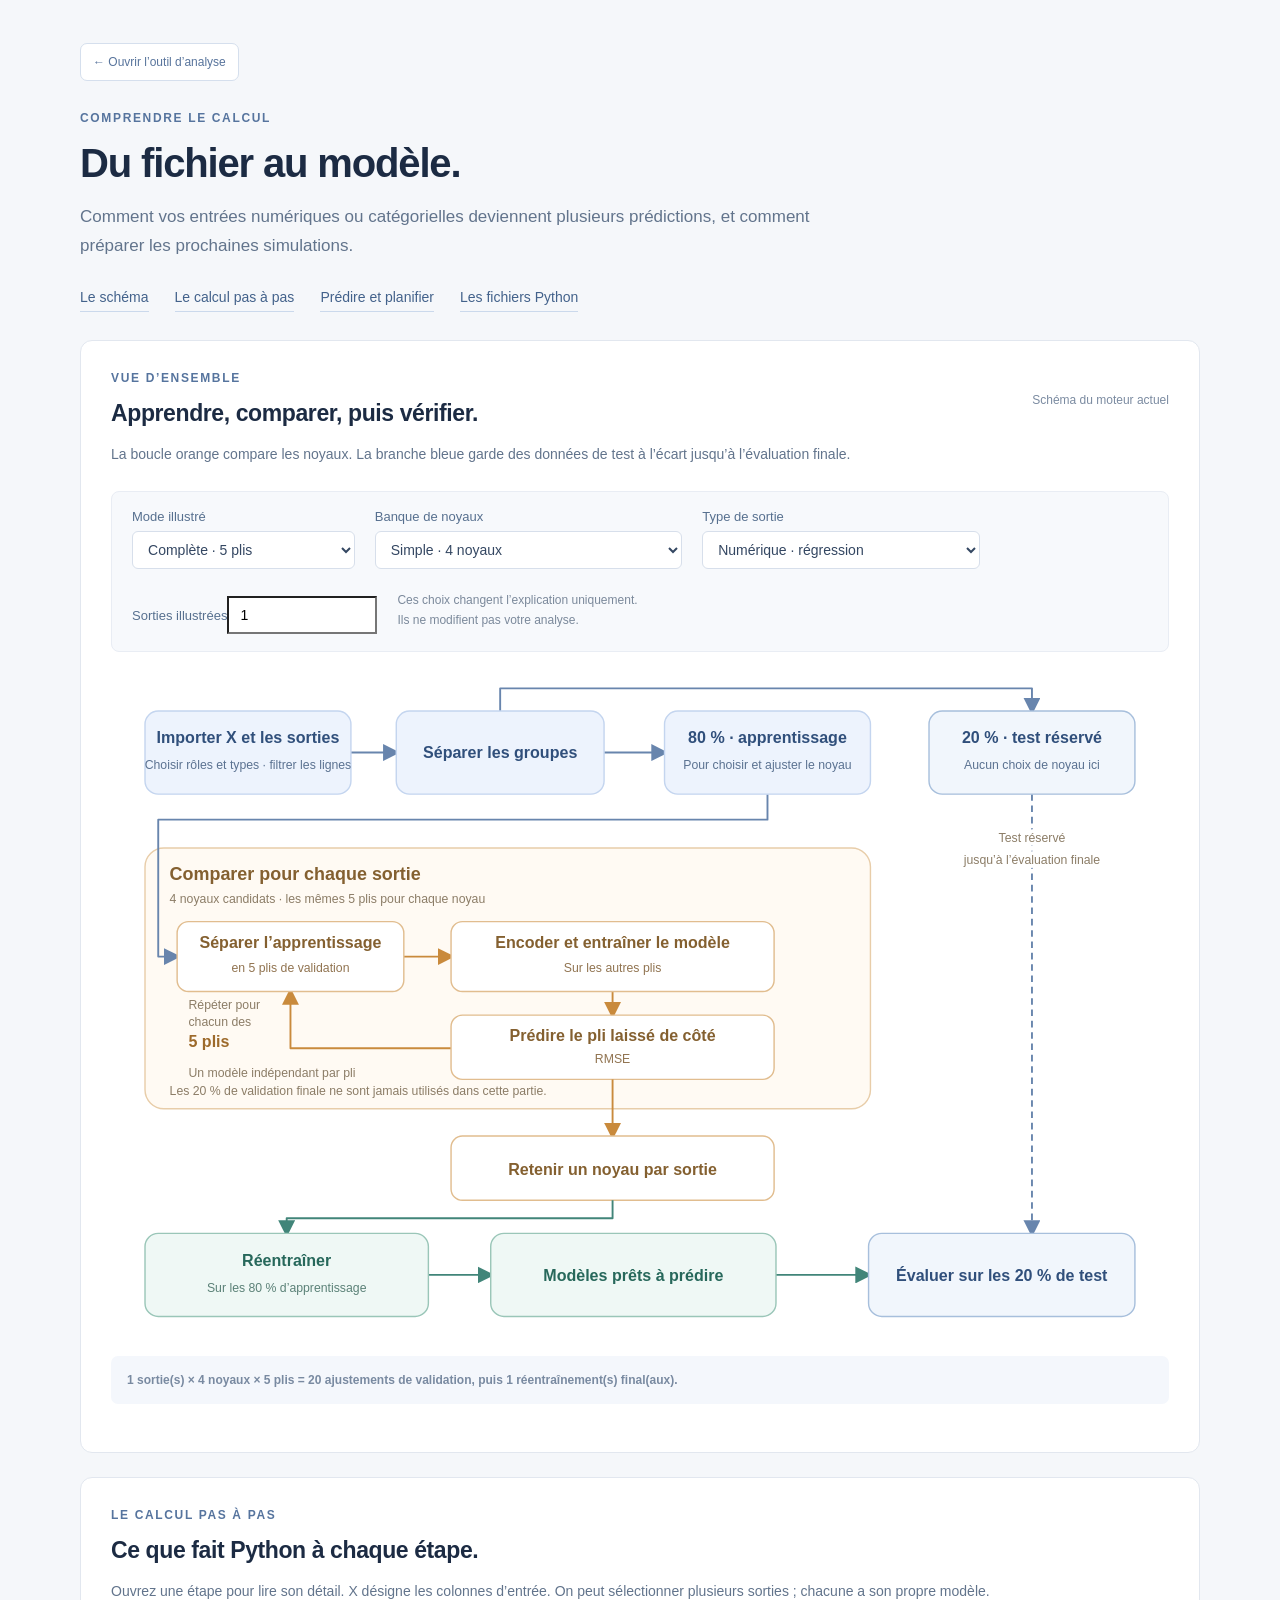
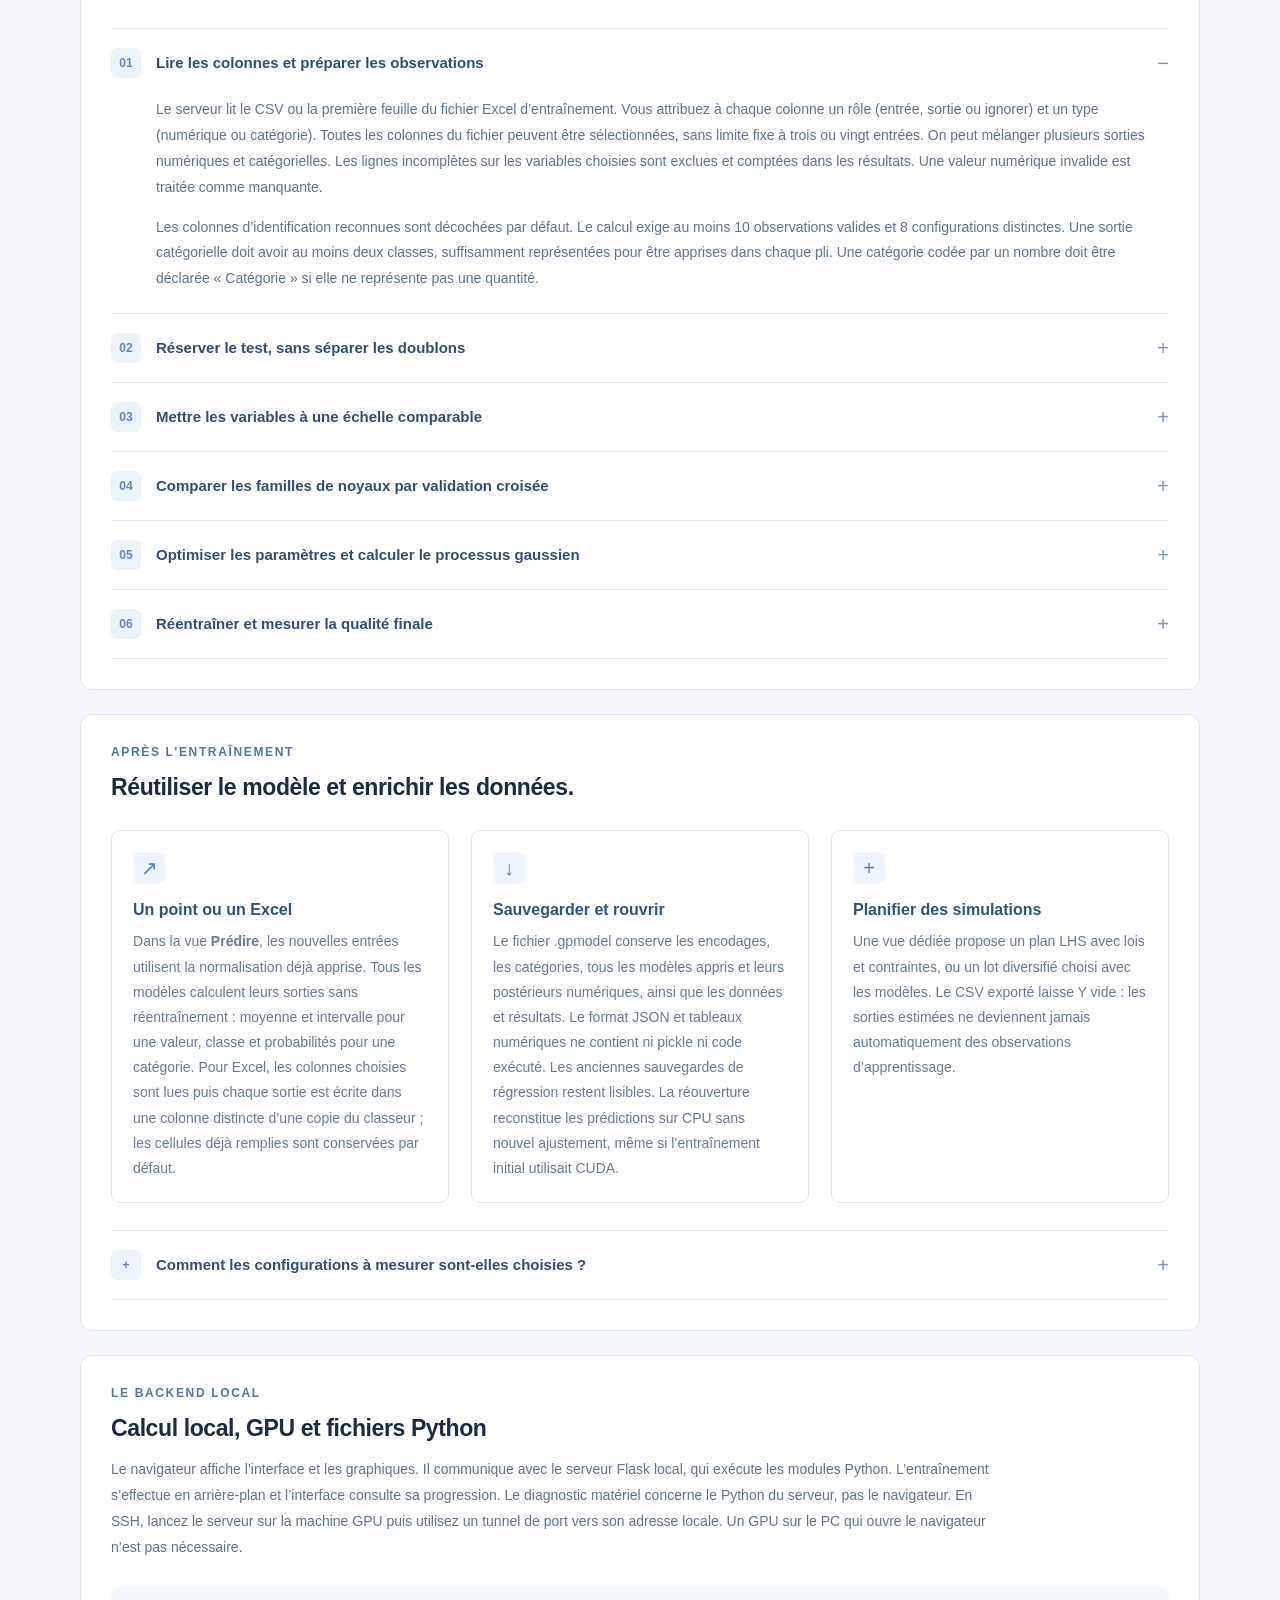
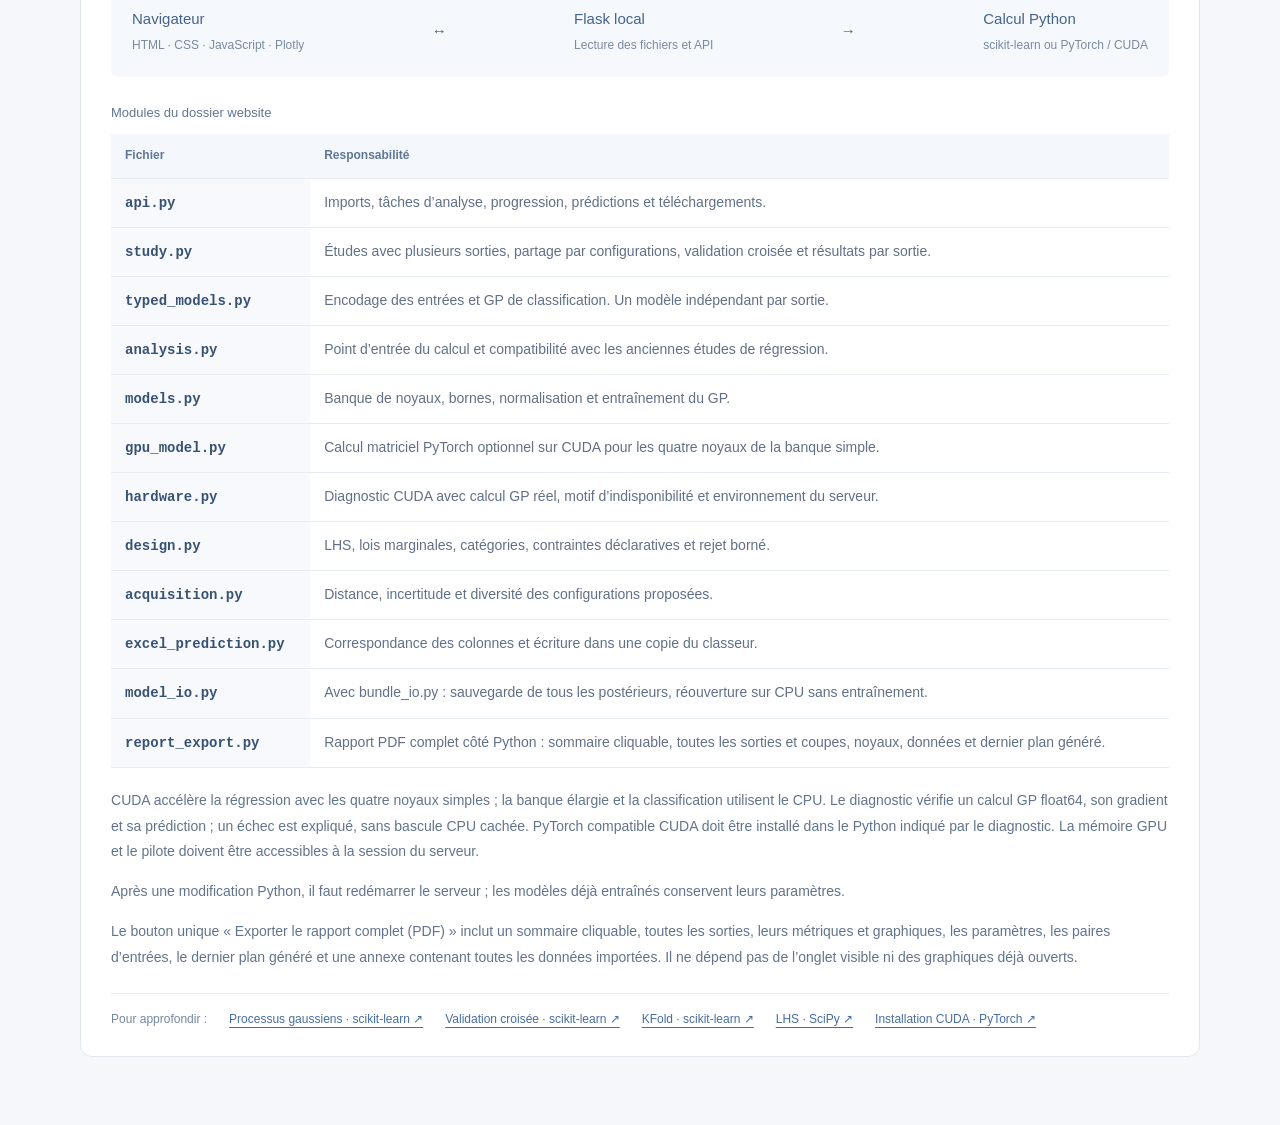
<file: static/fonctionnement.html>
<!DOCTYPE html>
<html lang="fr">
<head>
  <meta charset="utf-8">
  <meta name="viewport" content="width=device-width,initial-scale=1">
  <title>Comprendre l’algorithme · Processus-Gaussiens</title>
  <meta name="description" content="Le calcul local : préparation des données, validation croisée, choix du noyau et prédictions par processus gaussien.">
  <link rel="icon" type="image/svg+xml" href="/static/favicon.svg">
  <link rel="stylesheet" href="/static/style.css">
  <link rel="stylesheet" href="/static/fonctionnement.css">
  <script src="/static/fonctionnement.js" defer></script>
</head>
<body>
<main class="explanation-page">
  <a class="help-link tool-link" href="/">← Ouvrir l’outil d’analyse</a>
  <div class="explanation-intro">
    <p class="eyebrow">COMPRENDRE LE CALCUL</p>
    <h1>Du fichier au modèle.</h1>
    <p>Comment vos entrées numériques ou catégorielles deviennent plusieurs prédictions, et comment préparer les prochaines simulations.</p>
  </div>
  <nav class="explanation-nav" aria-label="Sur cette page">
    <a href="#schema">Le schéma</a><a href="#etapes">Le calcul pas à pas</a><a href="#apres">Prédire et planifier</a><a href="#code">Les fichiers Python</a>
  </nav>
  <section class="explanation-panel" id="schema" aria-labelledby="schema-title">
    <div class="explanation-section-heading"><div><p class="eyebrow">VUE D’ENSEMBLE</p><h2 id="schema-title">Apprendre, comparer, puis vérifier.</h2></div><span class="explanation-caption">Schéma du moteur actuel</span></div>
    <p class="explanation-lead">La boucle orange compare les noyaux. La branche bleue garde des données de test à l’écart jusqu’à l’évaluation finale.</p>
    <div class="diagram-controls">
      <label>Mode illustré<select id="explanation-quality"><option value="standard">Complète · 5 plis</option><option value="quick">Rapide · 3 plis</option></select></label>
      <label>Banque de noyaux<select id="explanation-bank"><option value="base">Simple · 4 noyaux</option><option value="extended">Élargie · 8 noyaux (CPU)</option></select></label>
      <label>Type de sortie<select id="explanation-task"><option value="numeric">Numérique · régression</option><option value="categorical">Catégorie · classification</option></select></label><label>Sorties illustrées<input id="explanation-outputs" type="number" min="1" value="1"></label><p>Ces choix changent l’explication uniquement.<br>Ils ne modifient pas votre analyse.</p>
    </div>
    <figure class="algorithm-figure">
      <ol class="compact-flow" aria-label="Étapes de l’algorithme sur petit écran">
        <li><strong>Importer les entrées et les sorties</strong><span>Conserver les observations complètes pour les variables choisies.</span></li>
        <li><strong>Réserver le test par configurations</strong><div class="compact-split"><span>80 %<br>Apprentissage</span><span>20 %<br>Test gardé à part</span></div></li>
        <li class="compact-comparison"><strong>Comparer les noyaux pour chaque sortie</strong><span data-explanation="comparison">4 noyaux candidats · les mêmes 5 plis pour chaque noyau</span><div class="compact-loop"><span>Encoder et entraîner sur les autres plis</span><span aria-hidden="true">↓</span><span>Prédire le pli réservé · calculer son score</span><span><span aria-hidden="true">↻ </span><span data-explanation="compact-loop">Répéter pour chacun des 5 plis</span></span><span>Un modèle indépendant à chaque pli.</span></div><span>Choisir le meilleur noyau.</span></li>
        <li class="compact-model"><strong>Réentraîner</strong><span>Sur les 80 % d’apprentissage.</span></li>
        <li><strong>Évaluer sur les 20 % de test</strong></li>
        <li class="compact-model"><strong>Réutiliser le modèle</strong></li>
      </ol>
      <div class="algorithm-scroll" tabindex="0" role="region" aria-label="Schéma de l’algorithme, défilement horizontal sur petit écran">
        <svg class="algorithm-diagram" viewBox="0 0 1120 704" role="img" aria-labelledby="flow-title flow-description">
          <title id="flow-title">Du fichier au processus gaussien entraîné</title>
          <desc id="flow-description">Importer des entrées numériques ou catégorielles et une ou plusieurs sorties. Réserver 20 % des configurations pour le test final. Comparer les noyaux par validation croisée sur les 80 % d’apprentissage pour chaque sortie : RMSE en régression ou log-loss en classification. Réentraîner un modèle indépendant par sortie, puis évaluer sur le test réservé.</desc>
          <defs>
            <marker id="arrow-blue" markerWidth="9" markerHeight="9" refX="7" refY="4.5" orient="auto"><path d="M0 0L9 4.5L0 9Z" fill="#6885ad"/></marker>
            <marker id="arrow-orange" markerWidth="9" markerHeight="9" refX="7" refY="4.5" orient="auto"><path d="M0 0L9 4.5L0 9Z" fill="#c98a3c"/></marker>
            <marker id="arrow-green" markerWidth="9" markerHeight="9" refX="7" refY="4.5" orient="auto"><path d="M0 0L9 4.5L0 9Z" fill="#418579"/></marker>
          </defs>
          <rect class="cv-envelope" x="36" y="181" width="768" height="276" rx="20"/>
          <g class="flow-connections">
            <path d="M254 80H302" marker-end="url(#arrow-blue)"/>
            <path d="M522 80H586" marker-end="url(#arrow-blue)"/>
            <path d="M412 36V12H975V36" marker-end="url(#arrow-blue)"/>
            <path d="M695 124V151H50V296H70" marker-end="url(#arrow-blue)"/>
            <path class="test-path" d="M975 124V589" marker-end="url(#arrow-blue)"/>
          </g>
          <g class="flow-node flow-blue"><rect x="36" y="36" width="218" height="88" rx="14"/><text x="145" y="70">Importer X et les sorties</text><text class="flow-small" x="145" y="97">Choisir rôles et types · filtrer les lignes</text></g>
          <g class="flow-node flow-blue"><rect x="302" y="36" width="220" height="88" rx="14"/><text x="412" y="86">Séparer les groupes</text></g>
          <g class="flow-node flow-blue"><rect x="586" y="36" width="218" height="88" rx="14"/><text x="695" y="70">80 % · apprentissage</text><text class="flow-small" x="695" y="97">Pour choisir et ajuster le noyau</text></g>
          <g class="flow-node flow-test"><rect x="866" y="36" width="218" height="88" rx="14"/><text x="975" y="70">20 % · test réservé</text><text class="flow-small" x="975" y="97">Aucun choix de noyau ici</text></g>
          <text class="flow-title" x="62" y="215">Comparer pour chaque sortie</text>
          <text class="flow-caption" x="62" y="239" data-explanation="comparison">4 noyaux candidats · les mêmes 5 plis pour chaque noyau</text>
          <g class="flow-loop">
            <path d="M310 296H360" marker-end="url(#arrow-orange)"/>
            <path d="M531 333V358" marker-end="url(#arrow-orange)"/>
            <path d="M360 393H190V333" marker-end="url(#arrow-orange)"/>
          </g>
          <g class="flow-node flow-orange"><rect x="70" y="259" width="240" height="74" rx="12"/><text x="190" y="287">Séparer l’apprentissage</text><text class="flow-small" x="190" y="312" data-explanation="folds">en 5 plis de validation</text></g>
          <g class="flow-node flow-orange"><rect x="360" y="259" width="342" height="74" rx="12"/><text x="531" y="287">Encoder et entraîner le modèle</text><text class="flow-small" x="531" y="312" data-explanation="fold-training">Sur les autres plis</text></g>
          <g class="flow-node flow-orange"><rect x="360" y="358" width="342" height="68" rx="12"/><text x="531" y="385">Prédire le pli laissé de côté</text><text class="flow-small" x="531" y="409" data-explanation="score">RMSE</text></g>
          <text class="flow-caption" x="82" y="351">Répéter pour</text><text class="flow-caption" x="82" y="370">chacun des</text><text class="flow-repeat" x="82" y="392" data-explanation="loop">5 plis</text><text class="flow-caption" x="82" y="423">Un modèle indépendant par pli</text>
          <text class="flow-caption" x="62" y="443">Les 20 % de validation finale ne sont jamais utilisés dans cette partie.</text>
          <path class="flow-loop" d="M531 426V486" marker-end="url(#arrow-orange)"/>
          <g class="flow-node flow-orange"><rect x="360" y="486" width="342" height="68" rx="12"/><text x="531" y="527">Retenir un noyau par sortie</text></g>
          <path class="flow-final" d="M531 554V573H186V589" marker-end="url(#arrow-green)"/>
          <path class="flow-final" d="M336 633H402" marker-end="url(#arrow-green)"/>
          <path class="flow-final" d="M704 633H802" marker-end="url(#arrow-green)"/>
          <g class="flow-node flow-green"><rect x="36" y="589" width="300" height="88" rx="14"/><text x="186" y="624">Réentraîner</text><text class="flow-small" x="186" y="651">Sur les 80 % d’apprentissage</text></g>
          <g class="flow-node flow-green"><rect x="402" y="589" width="302" height="88" rx="14"/><text x="553" y="639">Modèles prêts à prédire</text></g>
          <g class="flow-node flow-test"><rect x="802" y="589" width="282" height="88" rx="14"/><text x="943" y="639">Évaluer sur les 20 % de test</text></g>
          <text class="flow-caption flow-test-label" x="975" y="175">Test réservé</text><text class="flow-caption flow-test-label" x="975" y="198">jusqu’à l’évaluation finale</text>
        </svg>
      </div>
      <figcaption class="fit-count" id="explanation-fit-count" role="status" aria-live="polite">4 noyaux × 5 plis = 20 ajustements de validation, puis 1 ajustement final.</figcaption>
    </figure>
  </section>

  <section class="explanation-panel" id="etapes" aria-labelledby="steps-title">
    <p class="eyebrow">LE CALCUL PAS À PAS</p><h2 id="steps-title">Ce que fait Python à chaque étape.</h2>
    <p class="explanation-lead">Ouvrez une étape pour lire son détail. X désigne les colonnes d’entrée. On peut sélectionner plusieurs sorties ; chacune a son propre modèle.</p>
    <details class="explanation-step" open><summary><span class="explanation-step-number">01</span><span>Lire les colonnes et préparer les observations</span></summary><div class="step-body">
      <p>Le serveur lit le CSV ou la première feuille du fichier Excel d’entraînement. Vous attribuez à chaque colonne un rôle (entrée, sortie ou ignorer) et un type (numérique ou catégorie). Toutes les colonnes du fichier peuvent être sélectionnées, sans limite fixe à trois ou vingt entrées. On peut mélanger plusieurs sorties numériques et catégorielles. Les lignes incomplètes sur les variables choisies sont exclues et comptées dans les résultats. Une valeur numérique invalide est traitée comme manquante.</p>
      <p>Les colonnes d’identification reconnues sont décochées par défaut. Le calcul exige au moins 10 observations valides et 8 configurations distinctes. Une sortie catégorielle doit avoir au moins deux classes, suffisamment représentées pour être apprises dans chaque pli. Une catégorie codée par un nombre doit être déclarée « Catégorie » si elle ne représente pas une quantité.</p>
    </div></details>
    <details class="explanation-step"><summary><span class="explanation-step-number">02</span><span>Réserver le test, sans séparer les doublons</span></summary><div class="step-body">
      <p>Les configurations X identiques sont regroupées, y compris leurs modalités catégorielles. Le partage aléatoire attribue environ 80 % des configurations à l’apprentissage et 20 % au test final. Un groupe entier appartient à un seul ensemble, même si ses valeurs Y diffèrent.</p>
      <p>Ces 20 % correspondent à la validation finale, appelée test ici. Les plis de validation croisée sont pris uniquement dans les 80 % d’apprentissage. La validation croisée respecte aussi ces groupes. Cela évite de valider le modèle sur une configuration qu’il a déjà vue. Pour une classification, le partage est recherché à partir de la graine 2025 afin que chaque classe soit présente dans l’apprentissage de chaque pli. La graine de partage retenue est affichée. Les scores du test final ne servent ni à apprendre les paramètres ni à choisir les noyaux.</p>
    </div></details>
    <details class="explanation-step"><summary><span class="explanation-step-number">03</span><span>Mettre les variables à une échelle comparable</span></summary><div class="step-body">
      <p>Dans chaque pli, les catégories d’entrée sont encodées en colonnes indicatrices (one-hot), sans imposer d’ordre entre les modalités. Cet encodage est appris sur les seules observations d’apprentissage du pli. Les colonnes obtenues sont ensuite centrées et réduites. Chaque sortie numérique est elle aussi centrée et réduite ; une classe de sortie reste une étiquette. Les mêmes transformations sont appliquées à la validation.</p>
      <div class="explanation-formula"><span>X̃<sub>i</sub> = (X<sub>i</sub> − m<sub>i</sub>) / s<sub>i</sub></span><span>Ỹ = (Y − m<sub>Y</sub>) / s<sub>Y</sub></span></div>
      <p>La normalisation évite qu’une variable domine le calcul simplement à cause de son unité. Les prédictions et leurs écarts-types sont ensuite remis dans les unités originales de Y. Pour une variable constante, le diviseur vaut 1. Une modalité inconnue dans un pli ou dans le test est encodée par un vecteur nul et signalée dans les résultats du test. Lors d’une nouvelle prédiction, une modalité inconnue est refusée pour éviter une prédiction ambiguë.</p>
    </div></details>
    <details class="explanation-step"><summary><span class="explanation-step-number">04</span><span>Comparer les familles de noyaux par validation croisée</span></summary><div class="step-body">
      <p>Le noyau décrit la similarité entre deux configurations et les variations que le modèle peut représenter. Pour chaque candidat, Python entraîne un modèle sur tous les plis sauf un, prédit le pli réservé et mesure sa RMSE (régression) ou sa log-loss (classification). Il recommence jusqu’à ce que chaque pli ait servi à la validation. <strong>Chaque tour repart d’un nouveau modèle</strong> : il ne reprend ni les paramètres appris, ni les prédictions du tour précédent. La flèche de retour du schéma signifie « passer au pli suivant ».</p>
      <p>Chaque sortie a un classement indépendant : <strong>moyenne des RMSE</strong> pour une sortie numérique, <strong>moyenne des log-loss</strong> pour une classe. On préfère le score le plus faible, avec les mêmes partitions pour tous les candidats. L’écart-type affiché décrit la variation du score entre plis ; ce n’est pas l’incertitude d’une prédiction.</p>
      <div class="explanation-table-scroll"><table class="explanation-table"><caption>Les noyaux actuellement testés</caption><thead><tr><th scope="col">Candidat</th><th scope="col">Hypothèse représentée</th></tr></thead><tbody>
        <tr><th scope="row">RBF (ARD)</th><td>Une réponse très régulière, avec une longueur par entrée.</td></tr>
        <tr><th scope="row">Matérn 3/2 (ARD)</th><td>Une réponse moins lisse que le RBF.</td></tr>
        <tr><th scope="row">Matérn 5/2 (ARD)</th><td>Une régularité intermédiaire entre Matérn 3/2 et RBF.</td></tr>
        <tr><th scope="row">RationalQuadratic</th><td>Un mélange d’échelles avec une longueur commune aux entrées.</td></tr>
        <tr><th scope="row">Linéaire</th><td>Une tendance affine.</td></tr>
        <tr><th scope="row">Quadratique</th><td>Une réponse polynomiale de degré au plus 2.</td></tr>
        <tr><th scope="row">Linéaire + Matérn 3/2</th><td>Une tendance globale et des variations locales.</td></tr>
        <tr><th scope="row">Deux RBF (ARD)</th><td>Deux longueurs de variation par entrée.</td></tr>
      </tbody></table></div>

      <section class="kernel-gallery" aria-label="Formules et exemples des noyaux">
        <div class="kernel-gallery-heading"><div><p class="eyebrow">LES NOYAUX EN 1D</p><h3>Une formule, une forme.</h3></div><div class="kernel-navigation"><button type="button" id="kernel-previous" aria-label="Noyau précédent">←</button><span id="kernel-position" role="status" aria-live="polite">1 / 8</span><button type="button" id="kernel-next" aria-label="Noyau suivant">→</button></div></div>
        <p class="kernel-gallery-intro">Les mêmes six observations, les mêmes axes et des paramètres fixes pour comparer les noyaux. La courbe bleue est la moyenne prédite ; la zone pâle est son intervalle à 95 %.</p>
        <div class="kernel-vignette">
          <div class="kernel-description"><h4 id="kernel-name">RBF</h4><p id="kernel-summary">Une interpolation très lisse, avec des transitions régulières.</p><div class="kernel-formula" id="kernel-formula">k(x, x′) = exp(−r² / 2)</div><p class="kernel-parameters" id="kernel-parameters">r = |x − x′| / ℓ · ℓ = 0,85</p><p class="kernel-reading" id="kernel-reading">La longueur ℓ contrôle la vitesse à laquelle la courbe peut varier.</p></div>
          <figure class="kernel-chart"><img id="kernel-example" src="/static/kernel-examples/rbf.svg" alt="Exemple 1D du noyau RBF : observations, moyenne prédite et intervalle à 95 %" width="640" height="380" loading="lazy"><figcaption>Exemple pédagogique sur des données synthétiques.</figcaption></figure>
        </div>
        <div id="kernel-choices" class="kernel-choices" aria-label="Choisir un noyau"></div>
        <p class="kernel-footnote">Formules du signal en 1D, avec une amplitude fixée à 1 et une variance de bruit de 0,0001. Ici, les paramètres ne sont pas optimisés. Dans l’outil, ils sont appris à partir de vos données. Les noyaux linéaire et quadratique ajustent une tendance et ne passent pas nécessairement par chaque observation.</p>
      </section>
      <p>En régression, les noyaux incluent une amplitude et un bruit d’observation. La classification utilise une vraisemblance logistique, pas un bruit gaussien ajouté aux étiquettes. Les vignettes ci-dessus montrent uniquement des exemples de régression 1D. <abbr title="Automatic Relevance Determination">ARD</abbr> signifie qu’une longueur de corrélation ℓ<sub>i</sub> est apprise séparément pour chaque entrée.</p>
      <p>La recherche trouve le meilleur score parmi ces candidats et ces réglages. Elle ne garantit pas le meilleur noyau possible, ni un optimum global de ses paramètres.</p>
    </div></details>
    <details class="explanation-step"><summary><span class="explanation-step-number">05</span><span>Optimiser les paramètres et calculer le processus gaussien</span></summary><div class="step-body">
      <p>Pour une famille donnée, l’optimiseur L-BFGS-B ajuste les paramètres θ par vraisemblance marginale sur l’apprentissage. Pour une classification GP, cette vraisemblance est approchée par la méthode de Laplace ; les probabilités sont intégrées par quadrature numérique. Le multiclasse utilise un GP binaire par classe, puis normalise les probabilités (un contre tous). Selon le noyau, θ contient l’amplitude, les longueurs ℓ<sub>i</sub>, le bruit ou d’autres paramètres. La recherche respecte les bornes configurées et utilise des relances depuis différentes initialisations.</p>
      <p>Les relances essaient d’autres paramètres de départ pour éviter de retenir une mauvaise solution locale. Le mode complet en effectue 10 lors du réentraînement final ; le mode rapide en effectue 1. On conserve la solution avec la meilleure vraisemblance sur l’apprentissage.</p>
    <div class="explanation-table-scroll"><table class="explanation-table"><caption>Les réglages illustrés</caption><thead><tr><th scope="col">Réglage</th><th scope="col">Valeur</th><th scope="col">Son rôle</th></tr></thead><tbody>
      <tr><th scope="row">Plis de validation</th><td data-explanation="fold-number">5</td><td>Tester chaque noyau sur plusieurs sous-ensembles de l’apprentissage.</td></tr>
      <tr><th scope="row">Relances par pli</th><td data-explanation="cv-restarts">2</td><td>Réessayer l’optimisation depuis d’autres paramètres initiaux.</td></tr>
      <tr><th scope="row">Relances finales</th><td data-explanation="restart-number">10</td><td>Optimiser à nouveau le noyau retenu sur tout l’apprentissage.</td></tr>
      <tr><th scope="row">Graine aléatoire</th><td>2025</td><td>Reproduire les partages et les initialisations avec les mêmes données et réglages.</td></tr>
    </tbody></table></div>
      <p>Une longueur est exprimée dans l’espace standardisé. Une grande longueur correspond à une variation lente selon cette entrée ; elle ne suffit pas, à elle seule, à mesurer son importance. Une borne atteinte est un diagnostic à examiner : un bruit proche de zéro peut être cohérent avec des simulations déterministes.</p>
    </div></details>
    <details class="explanation-step"><summary><span class="explanation-step-number">06</span><span>Réentraîner et mesurer la qualité finale</span></summary><div class="step-body">
      <p>Pour chaque sortie, après son classement, un nouveau modèle avec la famille gagnante est ajusté sur l’ensemble des <strong>80 % d’apprentissage</strong>, avec les relances finales. Il recalcule ses normalisations et ses paramètres. Le modèle conservé par le site reste entraîné sur ces 80 %.</p>
      <p>Chaque modèle prédit ensuite les 20 % de test réservés. Pour les classes, le site affiche la matrice de confusion, l’exactitude, le F1 macro et la log-loss. Pour les sorties numériques : La RMSE accentue les grandes erreurs ; la MAE mesure l’erreur absolue moyenne. La couverture mesure la part des observations de test dans l’intervalle prédictif μ ± 1,96σ.</p>
      <div class="explanation-callout"><strong>Un intervalle nominal à 95 % n’est pas une garantie.</strong><p>La couverture réelle dépend des données et du modèle. Le test final sert à constater sa qualité ; utiliser plusieurs fois son score pour choisir les réglages finirait par biaiser cette évaluation.</p></div>
      <p>Les coupes 1D font varier une entrée en fixant les autres à leur médiane numérique ou à leur modalité la plus fréquente dans l’apprentissage. Pour une sortie catégorielle, les coupes montrent les probabilités de chaque classe. Les observations affichées sur une coupe sont projetées sur son axe : elles ne correspondent pas nécessairement à ces mêmes valeurs fixes.</p>
    </div></details>
  </section>
  <section class="explanation-panel" id="apres" aria-labelledby="after-title">
    <p class="eyebrow">APRÈS L’ENTRAÎNEMENT</p><h2 id="after-title">Réutiliser le modèle et enrichir les données.</h2>
    <div class="after-grid">
      <article><span class="after-icon" aria-hidden="true">↗</span><h3>Un point ou un Excel</h3><p>Dans la vue <strong>Prédire</strong>, les nouvelles entrées utilisent la normalisation déjà apprise. Tous les modèles calculent leurs sorties sans réentraînement : moyenne et intervalle pour une valeur, classe et probabilités pour une catégorie. Pour Excel, les colonnes choisies sont lues puis chaque sortie est écrite dans une colonne distincte d’une copie du classeur ; les cellules déjà remplies sont conservées par défaut.</p></article>
      <article><span class="after-icon" aria-hidden="true">↓</span><h3>Sauvegarder et rouvrir</h3><p>Le fichier .gpmodel conserve les encodages, les catégories, tous les modèles appris et leurs postérieurs numériques, ainsi que les données et résultats. Le format JSON et tableaux numériques ne contient ni pickle ni code exécuté. Les anciennes sauvegardes de régression restent lisibles. La réouverture reconstitue les prédictions sur CPU sans nouvel ajustement, même si l’entraînement initial utilisait CUDA.</p></article>
      <article><span class="after-icon" aria-hidden="true">+</span><h3>Planifier des simulations</h3><p>Une vue dédiée propose un plan LHS avec lois et contraintes, ou un lot diversifié choisi avec les modèles. Le CSV exporté laisse Y vide : les sorties estimées ne deviennent jamais automatiquement des observations d’apprentissage.</p></article>
    </div>
    <details class="explanation-step"><summary><span class="explanation-step-number">+</span><span>Comment les configurations à mesurer sont-elles choisies ?</span></summary><div class="step-body">
      <p>La vue <strong>Plan d’expériences</strong> prépare les configurations de vos prochaines simulations. <strong>Créer un plan LHS</strong> répartit les points selon les lois choisies, sans consulter les prédictions ni les incertitudes du modèle : c’est utile pour démarrer une campagne. <strong>Enrichir avec le modèle entraîné</strong> utilise les observations et le modèle pour chercher des zones éloignées et incertaines : c’est utile pour compléter une campagne existante. Le graphe superpose l’apprentissage, le test réservé et les propositions sur les axes choisis.</p>
      <ol class="acquisition-steps">
        <li>Choisir pour chaque entrée numérique une loi <strong>uniforme, normale tronquée ou log-uniforme</strong>, avec ses bornes et, pour la normale, sa moyenne et son écart-type. Les catégories ont des modalités autorisées et des poids réglables. Les valeurs entières sont discrétisées.</li>
        <li>Ajouter des comparaisons entre variables ou constantes, des intervalles inclus/exclus, des catégories autorisées ou interdites, une somme pondérée (par exemple 2 × X1 + X2 ≤ 10) ou un écart absolu entre deux valeurs. Toutes les conditions sont appliquées ensemble. Une égalité de somme utilise la tolérance choisie. Aucune expression Python n’est exécutée.</li>
        <li>Tirer des quantiles LHS, appliquer les lois marginales puis rejeter les configurations qui violent les contraintes. Retirer les doublons et, si demandé, les observations connues. La recherche s’arrête après un budget de 50 000 tirages ou 64 lots ; si le domaine est trop contraint, le site le signale et peut renvoyer moins de points.</li>
        <li>Pour un plan initial, renvoyer jusqu’à 3 000 points sans entraîner de modèle. Pour un enrichissement, former un réservoir (4 096 candidats par défaut, réglable jusqu’à 32 768), puis retenir de 1 à 200 points.</li>
        <li>En enrichissement : combiner la distance aux observations avec l’incertitude. Pour une sortie numérique, soustraire le bruit d’observation pour obtenir l’écart-type de la fonction. Pour une classe, utiliser l’entropie des probabilités. Si plusieurs sorties sont prises en compte, moyenner leurs rangs d’incertitude à poids égaux, indépendamment des unités.</li>
        <li>Un filtre optionnel peut cibler une plage numérique prédite ou une classe prédite. Diversifier ensuite le lot. Ces prédictions peuvent être différentes des futures mesures.</li>
      </ol>
      <p><strong>La contrainte prime sur la stratification.</strong> Rejet, exclusion des points connus, arrondi et sélection d’un sous-ensemble peuvent modifier les strates LHS et les proportions marginales finales. Une égalité exacte entre variables continues peut être impossible à obtenir par rejet. Les marges paramétrées ne définissent pas une corrélation jointe entre entrées.</p>
      <p>Le CSV exporte les entrées et toutes les sorties à mesurer, laissées vides. Les prédictions ne deviennent pas automatiquement des observations. Les contraintes vérifiées sont celles que vous avez saisies ; les autres contraintes physiques du système restent à définir.</p>
    </div></details>
  </section>
  <section class="explanation-panel" id="code" aria-labelledby="code-title">
    <p class="eyebrow">LE BACKEND LOCAL</p><h2 id="code-title">Calcul local, GPU et fichiers Python</h2>
    <p class="explanation-lead">Le navigateur affiche l’interface et les graphiques. Il communique avec le serveur Flask local, qui exécute les modules Python. L’entraînement s’effectue en arrière-plan et l’interface consulte sa progression. Le diagnostic matériel concerne le Python du serveur, pas le navigateur. En SSH, lancez le serveur sur la machine GPU puis utilisez un tunnel de port vers son adresse locale. Un GPU sur le PC qui ouvre le navigateur n’est pas nécessaire.</p>
    <div class="backend-strip"><span>Navigateur<br><small>HTML · CSS · JavaScript · Plotly</small></span><span aria-hidden="true">↔</span><span>Flask local<br><small>Lecture des fichiers et API</small></span><span aria-hidden="true">→</span><span>Calcul Python<br><small>scikit-learn ou PyTorch / CUDA</small></span></div>
    <div class="explanation-table-scroll"><table class="explanation-table"><caption>Modules du dossier website</caption><thead><tr><th scope="col">Fichier</th><th scope="col">Responsabilité</th></tr></thead><tbody>
      <tr><th scope="row"><code>api.py</code></th><td>Imports, tâches d’analyse, progression, prédictions et téléchargements.</td></tr>
      <tr><th scope="row"><code>study.py</code></th><td>Études avec plusieurs sorties, partage par configurations, validation croisée et résultats par sortie.</td></tr><tr><th scope="row"><code>typed_models.py</code></th><td>Encodage des entrées et GP de classification. Un modèle indépendant par sortie.</td></tr><tr><th scope="row"><code>analysis.py</code></th><td>Point d’entrée du calcul et compatibilité avec les anciennes études de régression.</td></tr>
      <tr><th scope="row"><code>models.py</code></th><td>Banque de noyaux, bornes, normalisation et entraînement du GP.</td></tr>
      <tr><th scope="row"><code>gpu_model.py</code></th><td>Calcul matriciel PyTorch optionnel sur CUDA pour les quatre noyaux de la banque simple.</td></tr>
      <tr><th scope="row"><code>hardware.py</code></th><td>Diagnostic CUDA avec calcul GP réel, motif d’indisponibilité et environnement du serveur.</td></tr><tr><th scope="row"><code>design.py</code></th><td>LHS, lois marginales, catégories, contraintes déclaratives et rejet borné.</td></tr><tr><th scope="row"><code>acquisition.py</code></th><td>Distance, incertitude et diversité des configurations proposées.</td></tr>
      <tr><th scope="row"><code>excel_prediction.py</code></th><td>Correspondance des colonnes et écriture dans une copie du classeur.</td></tr>
      <tr><th scope="row"><code>model_io.py</code></th><td>Avec bundle_io.py : sauvegarde de tous les postérieurs, réouverture sur CPU sans entraînement.</td></tr>
      <tr><th scope="row"><code>report_export.py</code></th><td>Rapport PDF complet côté Python : sommaire cliquable, toutes les sorties et coupes, noyaux, données et dernier plan généré.</td></tr>
    </tbody></table></div>
    <p>CUDA accélère la régression avec les quatre noyaux simples ; la banque élargie et la classification utilisent le CPU. Le diagnostic vérifie un calcul GP float64, son gradient et sa prédiction ; un échec est expliqué, sans bascule CPU cachée. PyTorch compatible CUDA doit être installé dans le Python indiqué par le diagnostic. La mémoire GPU et le pilote doivent être accessibles à la session du serveur.</p><p>Après une modification Python, il faut redémarrer le serveur ; les modèles déjà entraînés conservent leurs paramètres.</p>
    <p>Le bouton unique « Exporter le rapport complet (PDF) » inclut un sommaire cliquable, toutes les sorties, leurs métriques et graphiques, les paramètres, les paires d’entrées, le dernier plan généré et une annexe contenant toutes les données importées. Il ne dépend pas de l’onglet visible ni des graphiques déjà ouverts.</p><div class="explanation-references"><span>Pour approfondir :</span><a href="https://scikit-learn.org/stable/modules/gaussian_process.html" target="_blank" rel="noopener">Processus gaussiens · scikit-learn ↗</a><a href="https://scikit-learn.org/stable/modules/cross_validation.html" target="_blank" rel="noopener">Validation croisée · scikit-learn ↗</a><a href="https://scikit-learn.org/stable/modules/generated/sklearn.model_selection.KFold.html" target="_blank" rel="noopener">KFold · scikit-learn ↗</a><a href="https://docs.scipy.org/doc/scipy/reference/generated/scipy.stats.qmc.LatinHypercube.html" target="_blank" rel="noopener">LHS · SciPy ↗</a><a href="https://pytorch.org/get-started/locally/" target="_blank" rel="noopener">Installation CUDA · PyTorch ↗</a></div>
  </section>
</main>
</body>
</html>
</file>
<file: static/style.css>
:root{font-family:Inter,-apple-system,BlinkMacSystemFont,"Segoe UI",sans-serif;color:#1c2b43;background:#f5f7fa;font-size:16px;font-synthesis:none;--blue:#285fcd;--muted:#68768a;--border:#e2e7ef}*{box-sizing:border-box}body{margin:0}button,select,input{font:inherit}button,a,select,label.dropzone{ -webkit-tap-highlight-color:transparent}button{cursor:pointer}button:disabled{cursor:not-allowed}a{color:inherit}button:focus-visible,a:focus-visible,select:focus-visible,summary:focus-visible,.dropzone:focus-within{outline:3px solid #90b5ff;outline-offset:4px}[hidden]{display:none!important}main{max-width:1510px;padding:43px 4.3% 0;margin:0 auto}.page-heading{display:flex;align-items:center;justify-content:space-between}.eyebrow{font-size:11px;letter-spacing:1.65px;font-weight:700;color:#56749e;margin:0 0 13px}h1{font-size:32px;line-height:1.25;letter-spacing:-1.15px;font-weight:620;margin:0 0 12px}.intro{margin:0;color:var(--muted);font-size:15px}.steps{display:flex;list-style:none;padding:0;margin:32px 0 26px;gap:36px}.steps li{display:flex;align-items:center;gap:10px;font-size:14px;color:#8290a3}.steps button>span{border:1px solid #d9e0ea;border-radius:50%;width:25px;height:25px;display:grid;place-items:center;font-size:12px}.steps li.active{color:#285fcd;font-weight:600}.steps li.active button>span{background:#e8effd;border-color:#d2dff9}.steps li.done{color:#475a75}.steps li.done button>span{background:#e9eef5}.workspace{display:grid;grid-template-columns:325px minmax(0,1fr);gap:23px;align-items:start}.panel{background:white;border:1px solid var(--border);border-radius:12px;box-shadow:0 3px 7px #132a4b02}.input-panel{padding:24px}.section-heading{display:flex;align-items:center;gap:10px}.section-number{font-size:11px;color:#91a0b5;font-weight:500}.section-heading h2{font-size:16px;font-weight:650;margin:0;letter-spacing:-.2px}.dropzone{position:relative;border:1.5px dashed #c7d3e5;background:#f9fbfe;display:flex;flex-direction:column;align-items:center;text-align:center;border-radius:8px;margin-top:23px;padding:28px 12px 23px;cursor:pointer;color:#7891b5;transition:background .15s,border-color .15s}.dropzone:hover,.dropzone.dragover{background:#edf3ff;border-color:var(--blue)}.dropzone strong{font-size:14px;color:#344b6a;margin-top:16px;font-weight:600}.dropzone>span{font-size:14px;margin-top:7px;color:#657992}.dropzone u{color:#285fcd;text-underline-offset:3px}.dropzone small{font-size:12px;color:#8a97a9;margin-top:21px}.dropzone input{position:absolute;width:1px;height:1px;opacity:0}.dropzone.disabled{pointer-events:none;opacity:.6}.example-button{background:none;border:0;color:#607695;font-size:12px;width:100%;padding:16px 0;text-align:left}.example-button span{float:right}.example-button:hover{color:var(--blue)}.primary-button{width:100%;display:flex;justify-content:center;align-items:center;gap:10px;padding:13px 10px;border:0;border-radius:7px;background:var(--blue);color:#fff;font-size:14px;font-weight:600;margin-top:17px}.primary-button:hover:not(:disabled){background:#1f4faf}.primary-button:disabled{background:#e8edf5;color:#8797ae}.privacy{display:flex;align-items:center;justify-content:center;gap:6px;font-size:11px;color:#8a96a8;margin:15px -8px 0}.results-panel{min-height:490px;overflow:hidden;padding:24px 26px}.results-heading{display:flex;justify-content:space-between;align-items:center;gap:12px}.status-tag{font-size:12px;color:#8995a6;background:#f5f7fa;border:1px solid #e9edf3;padding:5px 9px;border-radius:5px}.empty-state{padding:49px 12px 48px;text-align:center}.empty-chart{width:184px;margin:0 auto 18px;opacity:.8}.empty-chart svg{width:100%;height:auto}.empty-state h3{font-size:19px;font-weight:550;letter-spacing:-.4px;margin:0 0 12px}.empty-state p{color:#7b889b;font-size:14px;line-height:1.8;margin:0}.empty-tags{display:flex;gap:9px;justify-content:center;flex-wrap:wrap;margin-top:24px}.empty-tags span{font-size:11px;border:1px solid #e8ecf2;border-radius:4px;padding:5px 9px;color:#8b98aa}.divider{height:1px;background:var(--border);margin:20px 0}.file-summary{display:flex;align-items:center;gap:10px;border:1px solid var(--border);border-radius:7px;padding:12px;margin-top:20px}.file-icon{background:#eef3fb;font-size:10px;font-weight:700;color:#5474a6;padding:10px 6px;border-radius:5px}.file-summary>div:nth-child(2){min-width:0;flex:1}.file-summary strong{font-size:13px;display:block;overflow-wrap:anywhere}.file-summary small{font-size:11px;color:var(--muted);display:block;margin-top:5px}.icon-button{background:none;border:0;color:#8190a4;padding:5px;font-size:20px}.field-label,legend{display:block;font-size:13px;font-weight:550;margin:20px 0 9px}select{background:#fff;border:1px solid #d7dfeb;border-radius:6px;padding:10px 30px 10px 11px;color:#344762;width:100%;font-size:14px;min-width:0}.features-field{border:0;padding:0;margin:0}.features{display:flex;flex-wrap:wrap;gap:8px}.features label{border:1px solid #dce3ee;border-radius:5px;padding:7px 9px;display:flex;gap:7px;align-items:center;font-size:13px;cursor:pointer;overflow-wrap:anywhere;max-width:100%}.features label:has(input:checked){background:#f0f5ff;border-color:#c7d9fc;color:#285fcd}.features input{accent-color:var(--blue);margin:0}.note{font-size:12px;color:var(--muted);line-height:1.6}.settings{border-top:1px solid var(--border);margin-top:19px;padding-top:16px}.settings summary{cursor:pointer;font-size:13px;color:#536780;list-style:none}.settings summary span{float:right}.settings[open] summary span{transform:rotate(45deg)}.settings-body .field-label{margin-top:14px}.settings-body select{font-size:12px}.error{padding:14px 18px;margin:0 0 20px;background:#fff0ef;border:1px solid #f1c6c2;border-radius:8px;color:#a8372f;font-size:14px;line-height:1.6}.preview-heading{display:flex;justify-content:space-between;align-items:center;margin:31px 0 16px;gap:12px}h3{font-size:16px;font-weight:600;margin:0}.preview-heading span{font-size:12px;color:var(--muted)}.table-scroll{overflow:auto;max-width:100%}table{border-collapse:collapse;width:100%;font-size:13px;text-align:right;white-space:nowrap}th{font-weight:550;color:#697c96;background:#f7f9fc}th,td{padding:13px 16px;border-bottom:1px solid #e9edf3}th:first-child,td:first-child{text-align:left}.ready-note{display:flex;gap:13px;margin-top:30px;background:#f6f9fd;padding:19px;border-radius:8px}.ready-note>span{color:#316bc8}.ready-note strong{font-size:14px;font-weight:550}.ready-note p{font-size:13px;color:var(--muted);margin:7px 0 0}.progress-view{max-width:480px;margin:65px auto;text-align:center}.progress-view h3{font-size:18px}.progress-view p{color:var(--muted);font-size:14px;line-height:1.7}progress{width:100%;height:7px;border:0;border-radius:8px;background:#e9eef8;margin-top:20px;overflow:hidden}progress::-webkit-progress-bar{background:#e9eef8}progress::-webkit-progress-value{background:var(--blue)}progress::-moz-progress-bar{background:var(--blue)}.progress-meta{display:flex;justify-content:space-between;font-size:12px;color:#7b8ba1;margin-top:8px}.metrics{display:grid;grid-template-columns:repeat(3,1fr);gap:12px;margin:25px 0 18px}.metric{padding:16px;border:1px solid var(--border);border-radius:8px}.metric-label{font-size:12px;color:#6d7d94}.metric-value{font-size:27px;letter-spacing:-1px;font-weight:550;margin:9px 0 5px}.metric-sub{font-size:11px;color:#94a0b0}.result-context{display:flex;justify-content:space-between;gap:12px;align-items:center;flex-wrap:wrap;font-size:12px;color:#6d7d94;margin-bottom:24px}.text-link{color:var(--blue);font-size:12px;text-decoration:none;cursor:pointer}.text-link:hover{text-decoration:underline}.tabs{display:flex;gap:25px;border-bottom:1px solid var(--border);overflow:auto}.tabs button{border:0;background:none;color:#7b899e;font-size:13px;white-space:nowrap;padding:13px 0;border-bottom:2px solid transparent}.tabs button[aria-selected=true]{color:var(--blue);border-bottom-color:var(--blue);font-weight:600}.chart-heading{display:flex;justify-content:space-between;align-items:start;gap:15px;margin-top:24px}.chart-heading h3{font-size:15px}.chart-heading p{font-size:12px;color:var(--muted);line-height:1.6;margin:8px 0 0}.chart-heading select{width:110px}.analysis-info{font-size:11px;line-height:1.7;color:#8390a3;padding-top:14px;border-top:1px solid #edf0f5;margin-bottom:0}#chart{height:390px;margin-top:10px;width:100%}.warnings{background:#fffbf0;color:#846922;border-radius:6px;margin:10px 0;padding:12px;font-size:12px;line-height:1.6}.warnings summary{cursor:pointer}.warnings li{overflow-wrap:anywhere}.busy .config-controls{pointer-events:none}@media(min-width:1500px){main{padding-top:55px}.workspace{grid-template-columns:350px minmax(0,1fr)}.results-panel{min-height:510px}}@media(max-width:1050px){.workspace{grid-template-columns:290px minmax(0,1fr);gap:16px}.input-panel{padding:20px}.results-panel{padding:22px 20px}.metrics{gap:7px}.metric{padding:12px}.metric-value{font-size:24px}.tabs{gap:18px}}@media(max-width:760px){main{padding:28px 20px 0}h1{font-size:27px}.eyebrow{font-size:10px}.workspace{grid-template-columns:1fr}.steps{gap:16px;justify-content:space-between;margin:26px 0 22px}.steps li{font-size:11px;gap:6px;line-height:1.5}.steps button>span{flex-shrink:0;width:22px;height:22px}.results-panel{min-height:430px}.empty-state{padding:30px 0}.dropzone{padding:23px 12px}.metrics{grid-template-columns:repeat(3,minmax(0,1fr))}.metric-value{font-size:20px}.metric-label,.metric-sub{font-size:10px}.result-context{line-height:1.7}.tabs{gap:23px}.results-heading{align-items:start}.status-tag{font-size:10px}.privacy{font-size:11px}.chart-heading{flex-wrap:wrap}#chart{height:340px}.table-scroll{margin-bottom:15px}}@media(prefers-reduced-motion:reduce){*{transition:none!important;scroll-behavior:auto!important}}
/* Readable controls at desktop and mobile sizes. */
.intro{font-size:1rem}.field-label,legend,.features label,.settings summary,.tabs button,table{font-size:.875rem}.settings-body select{font-size:.875rem}.example-button,.chart-heading p,.note,.ready-note p,.preview-heading span{font-size:.8125rem}.eyebrow,.section-number,.privacy,.empty-tags span,.file-summary small,.metric-sub,.analysis-info{font-size:.75rem}.metric-label{font-size:.8125rem}.progress-view{scroll-margin-top:24px}@media(max-width:760px){.steps li{font-size:.75rem}.metric-label,.metric-sub{font-size:.75rem}.metric{padding:10px 8px}.metric-value{font-size:20px}.tabs{gap:20px}.privacy{font-size:.75rem}}
@media(max-width:760px){.tabs{gap:8px;justify-content:space-between}.tabs button{font-size:13px}}

/* Each step keeps the selected file and results until the inputs change. */
main{padding-bottom:32px}
.steps button{display:flex;align-items:center;gap:10px;min-height:40px;border:0;border-radius:6px;padding:4px 0;background:none;color:inherit;font:inherit;text-align:left}
.steps button:not(:disabled):hover{color:var(--blue)}
.steps button:not(:disabled):hover>span{border-color:var(--blue)}
.steps button:disabled{cursor:default}
#dropzone,#config,#results{scroll-margin:24px}
@media(max-width:760px){.steps{gap:12px}.steps li{min-width:0}.steps button{gap:6px}.steps button>span{flex-shrink:0}}
/* Keep the browser from shifting the page when an analysis panel changes. */
body{overflow-anchor:none}
.data-scroll{height:390px;overscroll-behavior:contain;border:1px solid var(--border);border-radius:7px;overflow-anchor:none}
#preview-table{table-layout:fixed;width:100%;font-size:14px}
#preview-table th,#preview-table td{height:40px;padding:0 14px;line-height:20px;overflow:hidden;text-overflow:ellipsis;white-space:nowrap}
#preview-table th{position:sticky;top:0;z-index:1;background:#f1f5fb}
#preview-table .table-spacer{padding:0;border:0;line-height:0}
.matrix-scroll{max-height:660px;overflow:auto;overscroll-behavior:contain;margin-top:16px;overflow-anchor:none}
.matrix-grid{display:grid;gap:12px;padding:2px 2px 12px}
.matrix-cell{min-width:0;border:1px solid var(--border);border-radius:8px;background:white;overflow:hidden}
.matrix-cell h4{font-size:14px;font-weight:600;margin:14px 12px 0;overflow-wrap:anywhere}
.matrix-stats{font-size:12px;color:var(--muted);line-height:1.6;margin:6px 12px;min-height:40px}
.matrix-plot{height:200px;width:100%}
.prediction-card{border:1px solid var(--border);border-radius:9px;background:#f8faff;padding:20px;margin:8px 0 24px}
.prediction-card h3{font-size:16px}.prediction-card .note{margin:8px 0 16px}
.help-link{display:inline-flex;align-items:center;justify-content:center;gap:8px;flex-shrink:0;border:1px solid #d5dfed;border-radius:7px;background:#fff;padding:9px 12px;font-size:12px;font-weight:500;color:#58749c;text-decoration:none;white-space:nowrap;line-height:1.5}
.help-link:hover{color:#285fcd;background:#f2f6fe;border-color:#a9bfdf}
.page-heading{gap:25px;align-items:flex-start}.page-heading>.help-link{margin-top:24px}
@media(max-width:900px){.page-heading{flex-wrap:wrap;gap:14px}.page-heading>.help-link{margin-top:0}}
.prediction-inputs{display:grid;grid-template-columns:repeat(auto-fit,minmax(140px,1fr));gap:14px}
.prediction-inputs label{display:block;font-size:14px;font-weight:550;margin:0 0 7px;overflow-wrap:anywhere}
.prediction-inputs input{width:100%;min-width:0;background:white;border:1px solid #d7dfeb;border-radius:6px;padding:10px 12px;font-size:16px;color:#344762}
.prediction-inputs small{display:block;font-size:12px;color:var(--muted);line-height:1.5;margin-top:6px}
.prediction-card .primary-button{width:auto;padding:11px 18px}
.prediction-output{margin-top:18px;padding-top:18px;border-top:1px solid #dce6f6}
.prediction-output strong{font-size:21px;font-weight:600;color:#245ccb}
.prediction-output p{font-size:14px;line-height:1.6;margin:8px 0 0}.prediction-output .extrapolation{color:#83651d}
.prediction-card .error{margin:15px 0 0}.tabs{gap:20px}input:focus-visible{outline:3px solid #90b5ff;outline-offset:2px}
@media(max-width:760px){.prediction-inputs{grid-template-columns:1fr}.prediction-card{padding:16px}.prediction-card .primary-button{width:100%}.matrix-scroll{max-height:580px}.tabs{gap:16px;justify-content:flex-start}}

/* The results use the full workspace; configuration remains available in its tab. */
.workspace.results-mode{grid-template-columns:minmax(0,1fr)}
.workflow-nav{display:flex;align-items:center;justify-content:space-between;gap:24px;margin:0 0 26px}
.workflow-nav .steps{margin:0;flex-wrap:wrap}
.secondary-button{border:1px solid #c8d6ea;border-radius:7px;background:white;color:#365782;padding:11px 16px;font-size:14px;font-weight:550;white-space:nowrap}
.secondary-button:hover:not(:disabled){background:#edf3ff;border-color:#9bb7df}
.secondary-button:disabled{opacity:.55}
.matrix-grid{gap:16px}
.matrix-plot{height:290px}
.matrix-cell h4{font-size:15px;margin:16px 16px 0}
.matrix-stats{font-size:13px;margin:8px 16px;min-height:42px}
#result-matrix{max-height:none;overscroll-behavior:auto}
#input-matrix{max-height:820px}
@media(max-width:760px){.workflow-nav{align-items:flex-start;gap:14px;flex-wrap:wrap;margin:26px 0 22px}.workflow-nav .steps{gap:12px;flex:1}.secondary-button{font-size:13px}.workspace.results-mode .results-panel{padding:22px 16px}}

/* After training, show a pair of explicit view buttons instead of numbered steps. */
.model-actions,.chart-actions{display:flex;align-items:center;gap:10px;flex-wrap:wrap}
.workflow-nav{flex-wrap:wrap}.chart-actions{justify-content:flex-end}
.transfer-status{color:#365782;font-size:14px;line-height:1.5;margin:0 0 18px}
.excel-card{padding:20px;border:1px solid var(--border);border-radius:9px;margin:0 0 24px;background:#fff}
.excel-card summary,.domain-settings summary{cursor:pointer;font-size:16px;font-weight:600;color:#253f62}
.control-grid{display:grid;grid-template-columns:repeat(auto-fit,minmax(180px,1fr));gap:14px;margin:16px 0}
.control-grid label,.domain-grid label{display:block;color:#405a7b;font-size:14px;line-height:1.5}
.control-grid input:not([type=checkbox]),.domain-grid input:not([type=checkbox]){width:100%;padding:9px 11px;margin-top:6px;border:1px solid #d7dfeb;border-radius:6px;background:white;font-size:15px;color:#344762}
.control-grid select{margin-top:6px}
.check-label{display:flex!important;align-items:center;gap:9px;font-size:14px;margin:16px 0;line-height:1.5}
.check-label input{width:16px;height:16px;flex-shrink:0}
.excel-card .primary-button,.coverage-view .primary-button{width:auto;padding:11px 18px}
.coverage-view{margin-top:24px}.research-chart{height:360px;width:100%;margin:18px 0}#target-distribution{height:280px}
.domain-grid{display:grid;grid-template-columns:repeat(auto-fit,minmax(190px,1fr));gap:16px;margin-top:16px}
.domain-grid fieldset{border:1px solid var(--border);border-radius:8px;padding:14px;min-width:0}.domain-grid legend{font-weight:600;padding:0 6px}
#kernel-diagnostics{margin:24px 0}#bounds-table{max-height:340px;overflow:auto}#bounds-table td{white-space:normal}
.coverage-view .table-scroll{max-height:440px;overflow:auto}.coverage-view table{white-space:nowrap}
@media(max-width:760px){.control-grid,.domain-grid{grid-template-columns:1fr}.excel-card{padding:16px}.excel-card .primary-button,.coverage-view .primary-button{width:100%}}
@media(max-width:760px){.model-actions{width:100%}.model-actions button{flex:1}.chart-actions{justify-content:flex-start}}
.workflow-nav.model-navigation .steps{gap:6px;padding:6px;border:1px solid #d5dfed;border-radius:12px;background:#eaf0f8}
.model-navigation .steps li{color:#405a7b;font-weight:550}
.model-navigation .steps button{justify-content:center;min-height:44px;padding:11px 20px;background:#fff;border:1px solid #c8d6e8;border-radius:7px;font-size:14px;font-weight:550}
.model-navigation .steps button:not(:disabled):hover{background:#f3f7ff;border-color:#91afd9;color:#245ccb}
.model-navigation .steps button[aria-pressed=true]{background:#285fcd;border-color:#285fcd;color:#fff;box-shadow:0 2px 4px #214caa20}
.model-navigation .steps button[aria-pressed=true]:not(:disabled):hover{background:#214fae;border-color:#214fae;color:#fff}
.model-navigation .steps button:disabled{opacity:.6;cursor:not-allowed}
.model-navigation .steps button:focus-visible{outline-offset:2px}
@media(max-width:760px){.workflow-nav.model-navigation .steps{display:grid;grid-template-columns:1fr 1fr;flex:1 0 100%;gap:6px}.model-navigation .steps li{display:block}.model-navigation .steps button{width:100%;height:100%;padding:11px 10px;font-size:14px}}
/* Variables, multiple outputs and the experiment-planning workspace. */
.workflow-nav{align-items:flex-start;gap:20px;flex-wrap:wrap}.steps{flex-wrap:wrap;gap:16px 24px}.model-actions{flex-wrap:wrap;gap:8px}
.workspace{grid-template-columns:minmax(370px,420px) minmax(0,1fr)}.workspace.results-mode{grid-template-columns:minmax(0,1fr)}
.variable-actions{display:flex;flex-wrap:wrap;gap:8px 16px;margin:12px 0}.text-button{padding:0;border:0;background:none;color:#4670a7;font:inherit;font-size:12px;text-align:left;cursor:pointer}.text-button:hover{text-decoration:underline}
.selection-count{font-size:12px;color:#6e829d;margin:12px 0}.variable-list{max-height:420px;overflow:auto;border:1px solid #e0e7f1;border-radius:8px}
.variable-row{display:grid;grid-template-columns:minmax(60px,1fr) 90px 104px;gap:8px;align-items:center;padding:12px;border-bottom:1px solid #edf1f6}.variable-row:last-child{border-bottom:0}.variable-row[data-role=output]{background:#f0f7f4}.variable-row[data-role=input]{background:#f7f9fe}
.variable-row strong{font-size:13px;font-weight:500;overflow-wrap:anywhere}.variable-row select{font-size:12px;padding:8px 5px;min-width:0}.hardware-details{font-size:12px;margin:12px 0}.hardware-details summary{cursor:pointer;color:#52759f}.hardware-details pre{font-size:11px;line-height:1.7;white-space:pre-wrap;overflow-wrap:anywhere;background:#f5f8fc;padding:12px;border-radius:6px}
.output-selection{border-bottom:1px solid #e4eaf3;padding-bottom:20px;margin-bottom:22px}.output-selection>label{display:block;font-size:13px;color:#526e90;margin-bottom:8px}.output-selection select{width:auto;min-width:230px;max-width:100%}.output-selection .note{margin-bottom:0}.prediction-item{padding:12px 0;border-bottom:1px solid #dfe8f2}.prediction-item:last-child{border-bottom:0}.prediction-item p{font-size:13px;line-height:1.8;overflow-wrap:anywhere}
.planner-intro{max-width:830px;margin:0 0 26px}.planner-intro h3{font-size:27px;margin:0 0 12px}.planner-intro>p:not(.eyebrow){color:#6a7e98;line-height:1.8;font-size:14px}.planner-mode{display:grid;grid-template-columns:minmax(240px,.7fr) 1fr;gap:25px;align-items:center;padding:20px;background:#f4f7fc;border:1px solid #dfe7f2;border-radius:9px}.planner-mode label{font-size:13px;color:#526d91}.planner-mode select{margin-top:9px}
.planner-section{border-top:1px solid #e1e8f2;padding:25px 0;margin-top:25px}.planner-section h3,.planner-section-heading h3{font-size:17px;font-weight:600;margin:0;color:#344f73}.planner-section-heading{display:flex;align-items:center;justify-content:space-between;gap:18px;flex-wrap:wrap}.design-domain{display:grid;grid-template-columns:repeat(auto-fit,minmax(290px,1fr));gap:15px;margin-top:18px}.design-variable{padding:16px 18px;border:1px solid #dfe7f2;border-radius:8px;min-width:0;background:#fcfdff}.design-variable summary{font-size:14px;color:#3e5e86;font-weight:550;cursor:pointer;overflow-wrap:anywhere}.design-variable[open] summary{margin-bottom:17px}.design-variable .control-grid{margin-top:10px;gap:12px}.design-variable input,.design-variable select{font-size:13px}.design-variable .check-label{margin-top:16px;font-size:12px}.category-weights{display:flex;flex-direction:column;gap:9px;max-height:220px;overflow:auto}.category-weights label{display:grid;grid-template-columns:18px minmax(50px,1fr) 70px;gap:10px;align-items:center;font-size:13px}.category-weights input[type=checkbox]{width:auto;margin:0}.category-weights input[type=number]{padding:6px}
.constraint-row{display:grid;grid-template-columns:minmax(100px,1fr) 75px 135px minmax(100px,1fr) 28px;gap:10px;align-items:center;margin-top:13px}.constraint-row input,.constraint-row select{font-size:13px}.constraint-row input[hidden],.constraint-row select[hidden]{display:none}.constraint-row .icon-button{padding:0;font-size:22px}.planner-section .control-grid label{font-size:13px}#design-results{border-top:1px solid #dce5f1;margin-top:30px;padding-top:25px}#design-table{max-height:550px}#data-axes{margin:15px 0}
@media(max-width:1100px){.workspace{grid-template-columns:minmax(340px,370px) minmax(0,1fr)}.variable-row{grid-template-columns:minmax(50px,1fr) 80px 95px;padding:10px;gap:5px}.steps{gap:12px}.steps button{font-size:13px}.planner-mode{grid-template-columns:1fr}}
@media(max-width:850px){.workspace{grid-template-columns:1fr}.variable-row{grid-template-columns:minmax(90px,1fr) 110px 120px}.constraint-row{grid-template-columns:minmax(100px,1fr) 65px minmax(100px,1fr)}.constraint-row>:nth-child(4),.constraint-row>:nth-child(5){grid-column:1/3}.constraint-row>:last-child{grid-column:3}.planner-section-heading{align-items:flex-start}.design-domain{grid-template-columns:1fr}}
@media(max-width:480px){.variable-row{grid-template-columns:minmax(60px,1fr) 86px 100px;font-size:11px}.steps button{font-size:12px}.steps{gap:7px 10px}.constraint-row{gap:8px}.output-selection select{min-width:0;width:100%}}
input[type=search]{width:100%;box-sizing:border-box;border:1px solid #d9e2ef;border-radius:6px;padding:10px 12px;font:inherit;font-size:13px;color:#3b5474;background:#fff}input[type=search]:focus{outline:2px solid #bfd1f2;outline-offset:1px}
.check-label[hidden]{display:none!important}
/* A compact identity and dedicated prediction workspace. */
.page-heading{align-items:center;margin:24px 0 32px}.page-heading h1{font-size:29px;letter-spacing:-.8px;margin:0}.brand-separator{font-weight:400;color:#9aaec8;margin:0 5px}.variable-row select[hidden]{display:none}.variable-row[data-role=ignore]{grid-template-columns:minmax(60px,1fr) 90px 104px}.variable-row[data-role=ignore] select{grid-column:2}
#predictions-view{max-width:1100px;margin:auto}#predictions-view .prediction-card{margin-top:8px}#predictions-view .excel-card{margin-top:32px}
.distribution-ranges{max-width:640px;margin:18px 0 28px;padding:20px 24px;border:1px solid #e0e7f1;border-radius:10px;background:#f8faff}.distribution-ranges h4{font-size:14px;margin:0 0 14px;color:#3d587c}.distribution-ranges ol{margin:0;padding-left:24px}.distribution-ranges li{padding:10px 0 10px 8px;color:#7588a2;border-bottom:1px solid #e3eaf4}.distribution-ranges li:last-child{border-bottom:0}.distribution-ranges li span{display:inline-block;min-width:230px;color:#3d587c}.distribution-ranges li strong{font-size:13px;color:#3d587c}
#kernel-table tbody tr.selected-kernel-row{background:#edf6f1;box-shadow:inset 4px 0 #369678}#kernel-table tbody tr.selected-kernel-row td:first-child{font-weight:700;color:#24654f}.selected-kernel-badge{display:inline-block;margin-left:12px;padding:4px 9px;border:1px solid #badfcf;border-radius:5px;background:#fff;color:#287155;font-size:11px;font-weight:600}
.selected-kernel-formula{background:#f8faff;border:1px solid #dee6f1;border-radius:10px;padding:22px;margin:18px 0}.selected-kernel-formula>strong{display:block;font-size:15px;color:#38567f;margin-bottom:20px}.latex-equation{overflow:auto;padding:5px 0}.latex-equation .katex-display{margin:10px 0}.selected-kernel-formula .note{margin:16px 0 0}.kernel-term{border-radius:3px;transition:background .12s,box-shadow .12s}.kernel-term-active{background:#fff0ae;box-shadow:0 0 0 3px #fff0ae}#bounds-table tr td:first-child{border-left:4px solid var(--parameter-color);color:var(--parameter-color);font-weight:550}#bounds-table tr td:nth-child(2){color:var(--parameter-color);font-size:16px}#bounds-table tr.parameter-active{background:#fff9e6}#bounds-table tr:focus{outline:2px solid #789bc9;outline-offset:-2px}#kernel-class{max-width:320px;margin-top:8px}
.constraint-card{border:1px solid #dce5f1;border-radius:9px;background:#fbfcfe;padding:17px 20px;margin-top:14px}.constraint-header{display:flex;justify-content:space-between;gap:18px;align-items:center;margin-bottom:16px}.constraint-header>select{width:auto;max-width:100%;font-weight:600;color:#365b8b}.constraint-body{display:grid;grid-template-columns:repeat(auto-fit,minmax(180px,1fr));gap:14px;align-items:end}.constraint-body>label{display:flex;flex-direction:column;gap:8px;font-size:12px;color:#617b9e}.constraint-body [hidden]{display:none!important}.constraint-body input,.constraint-body select{font-size:13px}.linear-terms{grid-column:1/-1;display:grid;grid-template-columns:repeat(auto-fit,minmax(130px,1fr));gap:12px;max-height:230px;overflow:auto;padding:2px}.linear-terms label{display:flex;align-items:center;gap:10px;font-size:13px}.linear-terms input{max-width:90px}.constraint-categories{grid-column:1/-1;display:flex;flex-wrap:wrap;gap:12px 22px;max-height:200px;overflow:auto}.constraint-categories label{display:flex;align-items:center;gap:8px;font-size:13px}.constraint-categories input{width:auto}.design-preview{margin:12px 0 24px;border:1px solid #dfe7f2;border-radius:10px;padding:22px}.design-preview h3{font-size:16px;color:#405e86;margin-top:0}.design-preview .control-grid{max-width:680px}
@media(max-width:760px){.page-heading{align-items:flex-start;gap:18px;flex-direction:column}.page-heading h1{font-size:25px}.distribution-ranges li span{min-width:0;display:block;margin-bottom:6px}.selected-kernel-formula{padding:16px}.constraint-card{padding:15px}.design-preview{padding:16px}}

.latex-equation{font-size:16px}
</file>
<file: static/fonctionnement.css>
html{scroll-behavior:smooth}
@media(prefers-reduced-motion:reduce){html{scroll-behavior:auto}}
.explanation-page{max-width:1230px;padding-bottom:56px}
.tool-link{margin-bottom:30px}
.explanation-intro{max-width:850px;margin-bottom:28px}
.explanation-intro h1{font-size:40px;margin-bottom:15px}
.explanation-intro>p:not(.eyebrow){font-size:17px;line-height:1.7;color:#62748c;max-width:740px;margin:0}
.explanation-nav{display:flex;gap:26px;flex-wrap:wrap;margin:28px 0}
.explanation-nav a{font-size:14px;text-decoration:none;color:#43628b;padding-bottom:6px;border-bottom:1px solid #cbd9ec}
.explanation-nav a:hover{color:var(--blue);border-color:var(--blue)}
.explanation-panel{background:#fff;border:1px solid var(--border);border-radius:12px;padding:30px;margin-bottom:24px;scroll-margin-top:24px}
.explanation-panel h2{font-size:23px;line-height:1.35;letter-spacing:-.4px;font-weight:600;margin:0}
.explanation-section-heading{display:flex;align-items:center;justify-content:space-between;gap:15px}
.explanation-caption{font-size:12px;color:#7b8ba1;white-space:nowrap}
.explanation-lead{font-size:15px;line-height:1.7;color:#62748c;margin:13px 0 23px;max-width:890px}
.diagram-controls{display:flex;gap:20px;align-items:end;flex-wrap:wrap;padding:17px 20px;border-radius:8px;background:#f7f9fc;border:1px solid #e9edf4}
.diagram-controls label{font-size:13px;color:#57708f;min-width:190px}
.diagram-controls select{font-size:14px;margin-top:7px;background:#fff;padding:9px 11px}
.diagram-controls p{margin:0 0 3px;color:#7b899b;font-size:12px;line-height:1.65}
.algorithm-figure{margin:25px 0 18px}
.algorithm-scroll{overflow-x:auto;border-radius:8px}
.algorithm-diagram{display:block;width:100%;min-width:900px;height:auto;font-family:Inter,"Segoe UI",sans-serif}
.compact-flow{display:none}
.flow-connections path{fill:none;stroke:#6885ad;stroke-width:2;stroke-linejoin:round}
.flow-connections .test-path{stroke-dasharray:7 5}
.flow-node rect{stroke-width:1.5}
.flow-node text{text-anchor:middle;font-size:17px;font-weight:600;fill:#304f7b}
.flow-node .flow-small{font-size:13px;font-weight:400;fill:#5b7291}
.flow-blue rect{fill:#edf3fd;stroke:#c4d5ef}
.flow-test rect{fill:#f1f6fc;stroke:#a7bfdc}
.flow-green rect{fill:#eff8f5;stroke:#9ac6b8}
.flow-green text{fill:#27685b}.flow-green .flow-small{fill:#5b8177}
.flow-orange rect{fill:#fff;stroke:#e1bd8f}.flow-orange text{fill:#846030}.flow-orange .flow-small{fill:#917451}
.cv-envelope{fill:#fffaf3;stroke:#e8cda9;stroke-width:1.5}
.flow-title{fill:#846030;font-size:19px;font-weight:600}
.flow-caption{fill:#8c7d67;font-size:13px}
.flow-repeat{fill:#9d6a2b;font-size:17px;font-weight:600}
.flow-test-label{text-anchor:middle;paint-order:stroke;stroke:#fff;stroke-width:8px;stroke-linejoin:round}
.flow-loop{fill:none;stroke:#c98a3c;stroke-width:2;stroke-linejoin:round}
.flow-final{fill:none;stroke:#418579;stroke-width:2;stroke-linejoin:round}
.algorithm-figure figcaption{font-size:12px;color:#798aa1;line-height:1.7;margin-top:14px}
.fit-count{font-size:14px;font-weight:550;color:#3b627f;padding:14px 16px;background:#f4f7fc;border-radius:7px;line-height:1.6}
.explanation-table-scroll{overflow-x:auto;margin:20px 0}
.explanation-table{width:100%;border-collapse:collapse;font-size:14px;line-height:1.65;white-space:normal}
.explanation-table caption{text-align:left;color:#61758f;font-size:13px;padding-bottom:10px}
.explanation-table th,.explanation-table td{padding:12px 14px;border-bottom:1px solid #e7ecf3;text-align:left;vertical-align:top}
.explanation-table thead th{background:#f4f7fc;font-size:12px;color:#607695;font-weight:600;white-space:nowrap}
.explanation-table tbody th{font-weight:550;color:#385274;min-width:170px}
.explanation-table td{color:#617087}
.explanation-note{font-size:13px!important;line-height:1.8!important;color:#748297!important}
.explanation-step{border-top:1px solid #e4eaf2;padding:0;scroll-margin-top:24px}
.explanation-step:last-child{border-bottom:1px solid #e4eaf2}
.explanation-step>summary{list-style:none;display:flex;align-items:center;gap:15px;padding:19px 0;cursor:pointer;font-size:15px;font-weight:550;line-height:1.5;color:#344e71}
.explanation-step>summary::-webkit-details-marker{display:none}
.explanation-step>summary::after{content:'+';margin-left:auto;padding-left:15px;color:#7c95b6;font-weight:400;font-size:20px}
.explanation-step[open]>summary::after{content:'−'}
.explanation-step-number{display:grid;place-items:center;width:30px;height:30px;border-radius:6px;background:#edf3fb;color:#6988b4;font-size:12px;flex-shrink:0}
.step-body{padding:0 0 21px 45px}
.step-body p,.explanation-panel>p:not(.eyebrow):not(.fit-count){font-size:14px;line-height:1.85;color:#62748c}
.step-body p:first-child{margin-top:0}.step-body p:last-child{margin-bottom:0}
.explanation-formula{display:flex;flex-direction:column;gap:12px;padding:18px 20px;border:1px solid #e1e8f2;border-radius:7px;background:#f7f9fd;color:#3d5b84;line-height:1.9;font-family:"Cambria Math",Cambria,Georgia,serif;font-size:17px;overflow-x:auto;margin:18px 0}
.explanation-formula span{min-width:max-content}
.explanation-callout{padding:17px 20px;background:#f4f7fc;border-left:3px solid #86a6d5;border-radius:0 7px 7px 0;margin:20px 0;font-size:14px;color:#3d5b82}
.explanation-callout p{margin:8px 0 0!important}
.after-grid{display:grid;grid-template-columns:repeat(3,minmax(0,1fr));gap:22px;margin:27px 0}
.after-grid article{padding:21px;border:1px solid #e1e8f2;border-radius:9px}
.after-icon{display:grid;place-items:center;width:32px;height:32px;border-radius:7px;background:#edf4fd;color:#5c80b2;font-size:20px;margin-bottom:17px}
.after-grid h3{font-size:16px;font-weight:550;margin:0 0 10px;color:#355475}
.after-grid p{font-size:14px;line-height:1.8;color:#6a7b92;margin:0}
.acquisition-steps{padding-left:23px;color:#62748c;font-size:14px;line-height:1.85}
.acquisition-steps li{padding-left:5px;margin:10px 0}
.backend-strip{display:flex;align-items:center;justify-content:space-between;gap:18px;margin:25px 0;padding:21px;border-radius:8px;background:#f5f8fc;color:#45638b;font-size:15px;line-height:1.65}
.backend-strip small{font-size:12px;color:#7a8ba0}
.explanation-references{border-top:1px solid #e4eaf2;padding-top:18px;margin-top:22px;display:flex;flex-wrap:wrap;gap:13px 22px;font-size:12px;color:#74869f}
.explanation-references a{color:#486d9e;text-underline-offset:4px}
.kernel-gallery{padding:24px;border:1px solid #dce5f1;background:#f8fafd;border-radius:10px;margin:25px 0}
.kernel-gallery-heading{display:flex;align-items:center;justify-content:space-between;gap:18px}
.kernel-gallery h3{font-size:21px;margin:0;color:#355475}
.kernel-gallery .eyebrow{font-size:11px;margin-bottom:8px}
.kernel-navigation{display:flex;align-items:center;gap:12px;flex-shrink:0}
.kernel-navigation button{display:grid;place-items:center;width:38px;height:38px;padding:0;font-size:21px;border:1px solid #cbd9eb;border-radius:7px;color:#426b9e;background:#fff;cursor:pointer}
.kernel-navigation button:hover{background:#edf3fd;border-color:#96b4da}
.kernel-navigation span{font-size:13px;color:#6b809b;min-width:32px;text-align:center;font-variant-numeric:tabular-nums}
.kernel-gallery-intro{font-size:13px!important;line-height:1.7!important;margin:17px 0 22px!important}
.kernel-vignette{display:grid;grid-template-columns:minmax(0,.85fr) minmax(0,1.25fr);gap:22px;align-items:center;min-height:330px}
.kernel-description h4{font-size:19px;font-weight:600;color:#355475;margin:0 0 10px}
.kernel-description p{font-size:13px;line-height:1.75}
.kernel-formula{font-family:"Cambria Math",Cambria,Georgia,serif;font-size:18px;color:#355f98;line-height:1.8;border-left:3px solid #a5bee4;padding:12px 15px;background:#edf3fc;margin:18px 0;overflow-wrap:anywhere}
.kernel-parameters{font-size:12px!important;white-space:pre-line;color:#71839d!important}
.kernel-reading{margin-top:16px;color:#59708f!important}
.kernel-chart{margin:0;padding:12px 6px 8px;border:1px solid #e1e8f2;background:#fff;border-radius:8px}
.kernel-chart img{display:block;width:100%;height:auto;aspect-ratio:640/380}
.kernel-chart figcaption{text-align:center;font-size:11px;color:#7f8fa4;line-height:1.6;padding:0 8px}
.kernel-choices{display:flex;justify-content:center;gap:8px;margin-top:23px;flex-wrap:wrap}
.kernel-choices button{width:29px;height:29px;padding:0;border:1px solid #d4dfed;border-radius:50%;font-size:11px;background:#fff;color:#6b83a4;cursor:pointer}
.kernel-choices button[aria-pressed=true]{background:#376bcc;border-color:#376bcc;color:#fff}
.kernel-choices button:hover{border-color:#7b9cca}
.kernel-footnote{font-size:12px!important;line-height:1.8!important;margin:20px 0 0!important;color:#7a8ba1!important}
@media(max-width:900px){.kernel-vignette{grid-template-columns:1fr;min-height:0}.kernel-gallery{padding:20px}.kernel-description{min-height:210px}.kernel-gallery-heading{align-items:flex-start}.kernel-gallery h3{font-size:19px}}
@media(max-width:600px){.kernel-gallery{padding:16px}.kernel-gallery-heading{flex-wrap:wrap}.kernel-formula{font-size:17px}.kernel-navigation{margin-left:auto}}
@media(max-width:900px){.explanation-section-heading{align-items:start;flex-direction:column}.diagram-controls{gap:15px}.explanation-caption{font-size:11px}.after-grid{grid-template-columns:1fr}.after-grid article{padding:19px}.backend-strip{gap:12px;font-size:13px}}
@media(max-width:600px){.explanation-intro h1{font-size:31px}.explanation-intro>p:not(.eyebrow){font-size:15px}.explanation-panel{padding:21px 18px}.explanation-panel h2{font-size:21px}.explanation-nav{gap:15px 22px}.diagram-controls{padding:15px}.diagram-controls label{width:100%;min-width:0}.diagram-controls select{width:100%}.diagram-controls p{font-size:11px}.step-body{padding-left:0}.explanation-step>summary{font-size:14px;gap:10px}.explanation-step-number{width:26px;height:26px}.backend-strip{flex-direction:column;align-items:flex-start}.backend-strip>span[aria-hidden]{transform:rotate(90deg)}.explanation-table{min-width:520px}.explanation-tags span{font-size:11px}.tool-link{margin-bottom:24px}}
@media(max-width:700px){.algorithm-scroll{display:none}.compact-flow{display:flex;flex-direction:column;gap:24px;list-style:none;padding:0;margin:0}.compact-flow>li{position:relative;display:flex;flex-direction:column;gap:8px;padding:18px;background:#edf3fd;border:1px solid #c4d5ef;border-radius:10px;color:#385779}.compact-flow>li:not(:last-child)::after{content:'↓';position:absolute;bottom:-24px;left:calc(50% - 5px);color:#839bb9;line-height:22px}.compact-flow strong{font-size:14px;font-weight:550}.compact-flow span{font-size:12px;line-height:1.7}.compact-flow .compact-comparison{background:#fffaf3;border-color:#e8cda9;color:#846030}.compact-flow .compact-model{background:#eff8f5;border-color:#9ac6b8;color:#27685b}.compact-split{display:flex;gap:10px}.compact-split>span{flex:1;padding:9px;background:#fff;border-radius:6px}.compact-loop{display:flex;flex-direction:column;gap:6px;margin:4px 0;padding:14px;background:#fff;border:1px solid #e6caa7;border-radius:7px}.compact-loop>span[aria-hidden]{text-align:center}}
@media print{body{background:white}.explanation-page{max-width:none;padding:0}.tool-link,.explanation-nav,.diagram-controls,.compact-flow{display:none}.explanation-panel{break-inside:avoid;border:0;padding:18px 0}.algorithm-diagram{min-width:0}.algorithm-scroll{display:block;overflow:visible}.explanation-intro h1{font-size:30px}}

.diagram-controls input{margin-top:7px;background:#fff;padding:9px 11px;font-size:14px;max-width:150px}
</file>
